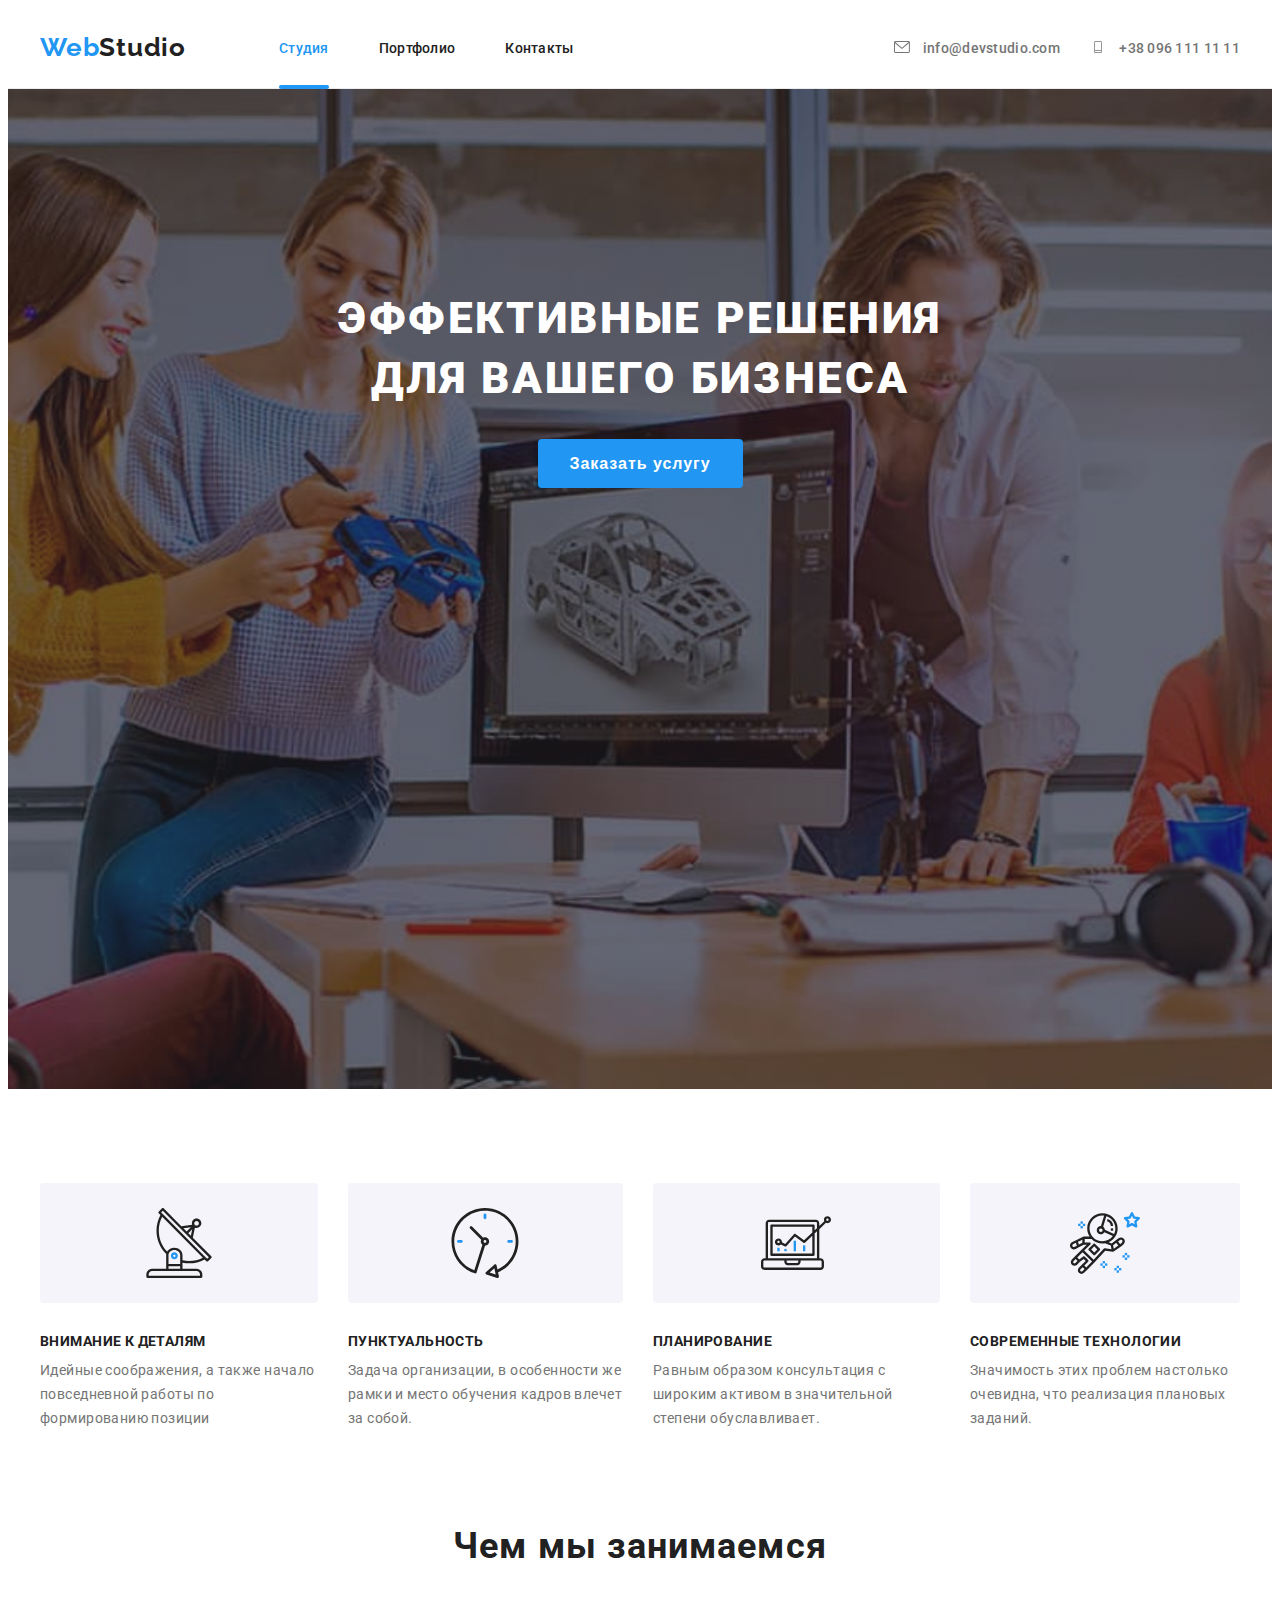
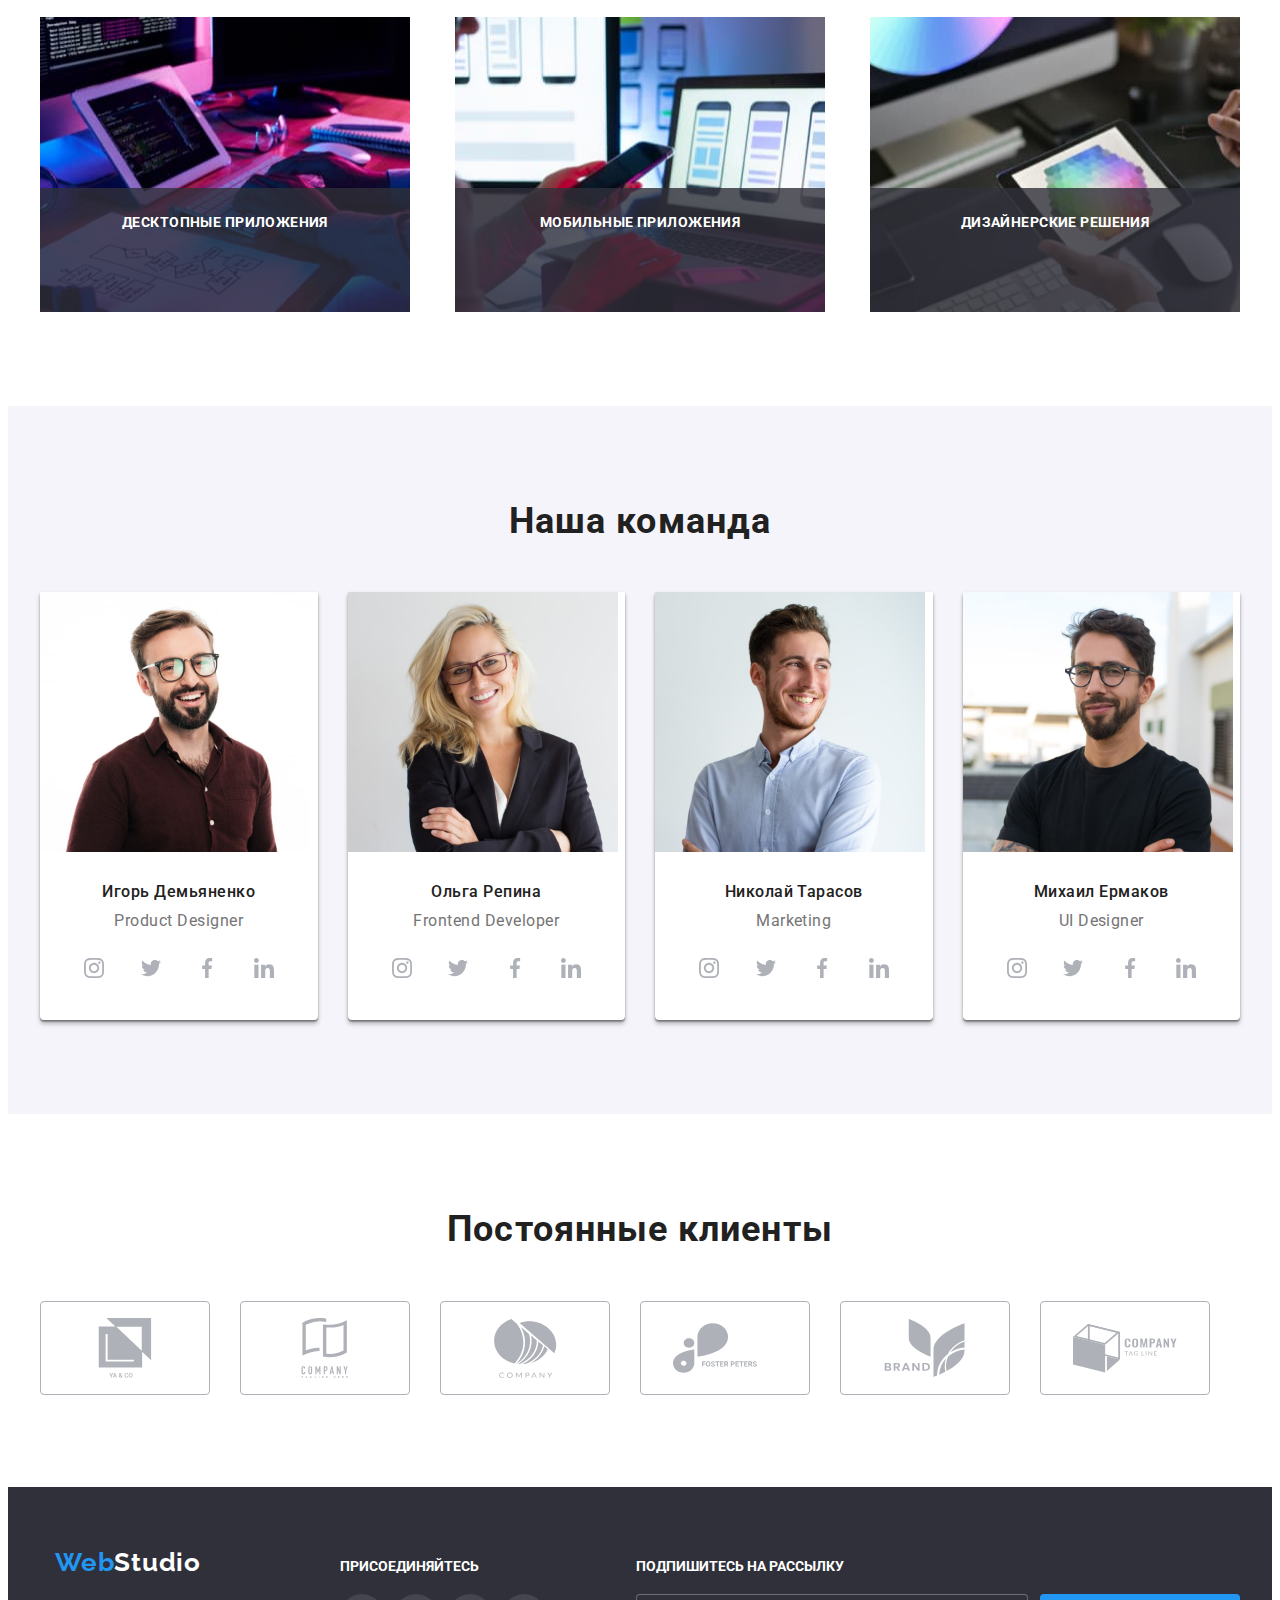
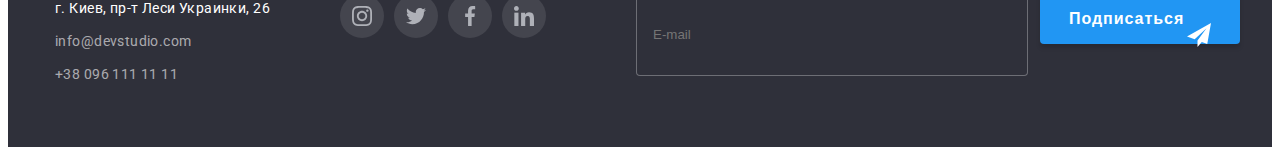
<file: index.html>
<!DOCTYPE html>
<html lang="ru">
  <head>
    <meta charset="UTF-8" />
    <meta http-equiv="X-UA-Compatible" content="IE=edge" />
    <meta name="viewport" content="width=device-width, initial-scale=1.0" />
    <title>WebStudio</title>
    <link rel="preconnect" href="https://fonts.gstatic.com" />
    <link
      href="https://fonts.googleapis.com/css2?family=Raleway:wght@700&family=Roboto:wght@400;500;700;900&display=swap"
      rel="stylesheet"
    />
    <link
      rel="stylesheet"
      href="https://cdnjs.cloudflare.com/ajax/libs/modern-normalize/1.1.0/modern-normalize.min.css"
      integrity="sha512-wpPYUAdjBVSE4KJnH1VR1HeZfpl1ub8YT/NKx4PuQ5NmX2tKuGu6U/JRp5y+Y8XG2tV+wKQpNHVUX03MfMFn9Q=="
      crossorigin="anonymous"
      referrerpolicy="no-referrer"
    />
    <link
    rel="stylesheet"
    href="https://cdnjs.cloudflare.com/ajax/libs/animate.css/4.1.1/animate.min.css"
  />
    <link rel="stylesheet" href="./css/main.min.css" />
  </head>

  <body> 
    <!--Шапка сторінки-->
    <header class="header">
      <div class="container header-container">
        <nav class="navigation">
          <a class="logo header__logo link animate__swing" href="./" lang="en"
            ><span class="accent-logo">Web</span>Studio</a
          >

          <!--Навігація на інші сторінки-->

          <ul class="menu list">
            <li class="menu__list">
              <a href="" class="menu__link current link">Студия</a>
            </li>
            <li class="menu__list">
              <a href="./portfolio.html" class="menu__link link" >Портфолио</a>
            </li>
            <li class="menu__list">
              <a class="menu__link link" href="">Контакты</a>
            </li>
          </ul>
        </nav>
        <ul class="contact list">
          <li class="contact__list">
            <a class="contact__link link" href="mailto:info@devstudio.com">
              <svg class="icon-email"><use href="./images/symbol-defs.svg#icon-envelope"></use></svg>
              info@devstudio.com</a
            >
          </li>
          <li class="contact__list">
            <a class="contact__link link" href="tel:+380961111111"
              > <svg class="icon-email"><use href="./images/symbol-defs.svg#icon-phone"></use></svg>
              +38 096 111 11 11</a
            >
          </li>
        </ul>
      </div>
    </header>

    <main>
      <!--Герой-->
      <section class="hero">
        <div class="container">
          <h1 class="hero__title">
            Эффективные решения <br />
            для вашего бизнеса
          </h1>
          <button type="button" data-modal-open class="hero__push">Заказать услугу</button>
        </div>
      </section>

      <!--Cильні сторони-->
      <section class="advantage-section">
        <div class="container">
          <h2 hidden>Переваги</h2>
          <ul class="advantage-list list">
            <li class="advantage__details">
              <h3 class="advantage__title">Внимание к деталям</h3>
              <p class="advantage__text">
                Идейные соображения, а также начало повседневной работы по
                формированию позиции
              </p>
            </li>
            <li class="advantage__details">
              <h3 class="advantage__title">Пунктуальность</h3>
              <p class="advantage__text">
                Задача организации, в особенности же рамки и место обучения
                кадров влечет за собой.
              </p>
            </li>
            <li class="advantage__details">
              <h3 class="advantage__title">Планирование</h3>
              <p class="advantage__text">
                Равным образом консультация с широким активом в значительной
                степени обуславливает.
              </p>
            </li>
            <li class="advantage__details">
              <h3 class="advantage__title">Современные технологии</h3>
              <p class="advantage__text">
                Значимость этих проблем настолько очевидна, что реализация
                плановых заданий.
              </p>
            </li>
          </ul>
        </div>
      </section>   

      <!--Компетенція працівників-->
      <section class="teamwork-section">
        <div class="container">
          <h2 class="teamwork-title">Чем мы занимаемся</h2>
          <ul class="teamwork list">
            <li class="teamwork__imagine">
              <img
                src="./images/photo-1.jpg"
                alt="Специалист занимается версткой страниц сайта"
                width="370"
                height="295"
              />
              <h3 class="teamwork-text__onimg">Десктопные приложения</h3>
            </li>
            <li class="teamwork__imagine">
              <img
                src="./images/photo-2.jpg"
                alt="Специалист создает план сайта"
                width="370"
                height="295"
              />
              <h3 class="teamwork-text__onimg">Мобильные приложения</h3>
            </li>
            <li class="teamwork__imagine">
              <img
                src="./images/photo-3.jpg"
                alt="Специалист создает дизайн сайта"
                width="370"
                height="295"
              />
              <h3 class="teamwork-text__onimg">Дизайнерские решения</h3>
            </li>
          </ul>
        </div>
      </section>

      <!--Співробітники-->
      <section class="team-group-section">
        <div class="container">
          <h2 class="team-title">Наша команда</h2>
          <ul class="staff list">
            <li class="staff-team__list">
              <img
                src="./images/photo-igor.jpg"
                alt="Фото Игоря Демьяненко"
                width="270"
                height="260"
              />
              <div class="team-border-content">
                <h3 class="team-staff">Игорь Демьяненко</h3>
                <p class="work-position" lang="en">Product Designer</p>
                <ul class="social-list list">
                  <li class="social-list__item">
                    <a href="" class="social-list__link">
                      <svg class="social-list__icon" width="20" height="20">
                        <use
                          href="./images/symbol-defs.svg#icon-instagram"
                        ></use>
                      </svg>
                    </a>
                  </li>
                  <li class="social-list__item">
                    <a href="" class="social-list__link">
                      <svg class="social-list__icon" width="20" height="20">
                        <use
                          href="./images/symbol-defs.svg#icon-twitter-1"
                        ></use></a>
                  </li>
                  <li class="social-list__item">
                    <a href="" class="social-list__link">
                      <svg class="social-list__icon" width="20" height="20">
                        <use
                          href="./images/symbol-defs.svg#icon-facebook"
                        ></use></a>
                  </li>
                  <li class="social-list__item">
                    <a href="" class="social-list__link">
                      <svg class="social-list__icon" width="20" height="20">
                        <use
                          href="./images/symbol-defs.svg#icon-linkedin"
                        ></use></a>
                  </li>
                </ul>
              </div>
            </li>
            <li class="staff-team__list">
              <img
                src="./images/photo-olga.jpg"
                alt="Фото Ольги Репиной"
                width="270"
                height="260"
              />
              <div class="team-border-content">
                <h3 class="team-staff">Ольга Репина</h3>
                <p class="work-position" lang="en">Frontend Developer</p>
                 <ul class="social-list list">
                  <li class="social-list__item">
                    <a href="" class="social-list__link">
                      <svg class="social-list__icon" width="20" height="20">
                        <use
                          href="./images/symbol-defs.svg#icon-instagram"
                        ></use>
                      </svg>
                    </a>
                  </li>
                  <li class="social-list__item">
                    <a href="" class="social-list__link">
                      <svg class="social-list__icon" width="20" height="20">
                        <use
                          href="./images/symbol-defs.svg#icon-twitter-1"
                        ></use></svg></a>
                  </li>
                  <li class="social-list__item">
                    <a href="" class="social-list__link">
                      <svg class="social-list__icon" width="20" height="20">
                        <use
                          href="./images/symbol-defs.svg#icon-facebook"
                        ></use></svg></a>
                  </li>
                  <li class="social-list__item">
                    <a href="" class="social-list__link">
                      <svg class="social-list__icon" width="20" height="20">
                        <use
                          href="./images/symbol-defs.svg#icon-linkedin"
                        ></use></svg></a>
                  </li>
                </ul>
              </div>
            </li>
            <li class="staff-team__list">
              <img
                src="./images/photo-nikolaj.jpg"
                alt="Фото Николая Тарасова"
                width="270"
                height="260"
              />
              <div class="team-border-content">
                <h3 class="team-staff">Николай Тарасов</h3>
                <p class="work-position" lang="en">Marketing</p>
                 <ul class="social-list list">
                  <li class="social-list__item">
                    <a href="" class="social-list__link">
                      <svg class="social-list__icon" width="20" height="20">
                        <use
                          href="./images/symbol-defs.svg#icon-instagram"
                        ></use>
                      </svg>
                    </a>
                  </li>
                  <li class="social-list__item">
                    <a href="" class="social-list__link">
                      <svg class="social-list__icon" width="20" height="20">
                        <use
                          href="./images/symbol-defs.svg#icon-twitter-1"
                        ></use>
                      </svg>
                    </a>
                  </li>
                  <li class="social-list__item">
                    <a href="" class="social-list__link">
                      <svg class="social-list__icon" width="20" height="20">
                        <use
                          href="./images/symbol-defs.svg#icon-facebook"
                        ></use></svg></a>
                  </li>
                  <li class="social-list__item">
                    <a href="" class="social-list__link">
                      <svg class="social-list__icon" width="20" height="20">
                        <use
                          href="./images/symbol-defs.svg#icon-linkedin"
                        ></use></svg></a>
                  </li>
                </ul>
              </div>
            </li>
            <li class="staff-team__list">
              <img
                src="./images/photo-makhail.jpg"
                alt="Фото Михаила Ермакова"
                width="270"
                height="260"
              />
              <div class="team-border-content">
                <h3 class="team-staff">Михаил Ермаков</h3>
                <p class="work-position" lang="en">UI Designer</p>
                 <ul class="social-list list">
                  <li class="social-list__item">
                    <a href="" class="social-list__link">
                      <svg class="social-list__icon" width="20" height="20">
                        <use
                          href="./images/symbol-defs.svg#icon-instagram"
                        ></use>
                      </svg>
                    </a>
                  </li>
                  <li class="social-list__item">
                    <a href="" class="social-list__link">
                      <svg class="social-list__icon" width="20" height="20">
                        <use
                          href="./images/symbol-defs.svg#icon-twitter-1"
                        ></use></svg></a>
                  </li>
                  <li class="social-list__item">
                    <a href="" class="social-list__link">
                      <svg class="social-list__icon" width="20" height="20">
                        <use
                          href="./images/symbol-defs.svg#icon-facebook"
                        ></use></svg></a>
                  </li>
                  <li class="social-list__item">
                    <a href="" class="social-list__link">
                      <svg class="social-list__icon" width="20" height="20">
                        <use
                          href="./images/symbol-defs.svg#icon-linkedin"
                        ></use></svg></a>
                  </li>
                </ul>
              </div>
            </li>
          </ul>
        </div>
      </section>

      <!-----------------  Постійні клієнти ------------->

<section class="section">
  <div class="container">
    <h2 class="regular-customers-title">Постоянные клиенты</h2>
    <ul class="regular-customer-list list">
      <li class="customer__list"><a href="" class="customer-list__icon"><svg class="customer__icon" width="41" height="47"><use href="./images/symbol-defs.svg#icon-group-1"></use></svg></a></li>
      <li class="customer__list"><a href="" class="customer-list__icon"><svg class="customer__icon" width="38" height="34"><use href="./images/symbol-defs.svg#icon-group-2"></use></svg></a></li>
      <li class="customer__list"><a href="" class="customer-list__icon"><svg class="customer__icon" width="43" height="41"><use href="./images/symbol-defs.svg#icon-group-3"></use></svg></a></li>
      <li class="customer__list"><a href="" class="customer-list__icon"><svg class="customer__icon" width="84" height="41"><use href="./images/symbol-defs.svg#icon-group-4"></use></svg></a></li>
      <li class="customer__list"><a href="" class="customer-list__icon"><svg class="customer__icon" width="63" height="45"><use href="./images/symbol-defs.svg#icon-group-5"></use></svg></a></li>
      <li class="customer__list"><a href="" class="customer-list__icon"><svg class="customer__icon" width="94" height="44"><use href="./images/symbol-defs.svg#icon-group-6"></use></svg></a></li>
    </ul>
  </div>
</section>

    </main>

    <footer class="footer">

      <div class="container footcontainer">
        <div class="footer-container">
        <a class="logo-footer link" href="./" lang="en"
          ><span class="accent-logo">Web</span
          ><span class="accent-logo-white">Studio</span></a
        >

        <!--Контактна інформація-->
        <address class="address">
          <ul class="contact__list list">
            <li class="info__list">
              <a
                class="info__address link"
                href="https://goo.gl/maps/8QaQbh6gGcEGeqba6"
                target="_blank"
                rel="noopener noreferrer"
                >г. Киев, пр-т Леси Украинки, 26</a
              >
            </li>
            <li class="info__list">
              <a class="info__footer link" href="mailto:info@devstudio.com"
                >info@devstudio.com</a
              >
            </li>
            <li class="info__list">
              <a class="info__footer link" href="tel:+380961111111"
                >+38 096 111 11 11</a
              >
            </li>
          </ul>
        </address>
      </div>
      <div class="footer-icon">
        <h2 class="icon-title">присоединяйтесь</h2>
        <ul class="social-list list">
          <li class="social-list__item footer__item">
           <a href="" class="social-list__link social-icon_dark-theme">
             <svg class="social-list__icon" width="20" height="20">
                        <use
                          href="./images/symbol-defs.svg#icon-instagram"
                        ></use></svg></a>
          </li>
          <li class="social-list__item footer__item">
            <a href="" class="social-list__link social-icon_dark-theme">
              <svg class="social-list__icon" width="20" height="20">
                        <use
                          href="./images/symbol-defs.svg#icon-twitter-1"
                        ></use></svg></a>
                      </li>
          <li class="social-list__item footer__item">
            <a href="" class="social-list__link social-icon_dark-theme">
              <svg class="social-list__icon" width="20" height="20">
                        <use
                          href="./images/symbol-defs.svg#icon-facebook"
                        ></use></svg></a></li>
          <li class=" social-list__item footer__item">
            <a href="" class="social-list__link social-icon_dark-theme">
              <svg class="social-list__icon" width="20" height="20">
                        <use
                          href="./images/symbol-defs.svg#icon-linkedin"
                        ></use></svg></a></li>
        </ul></div>
        <div class="footer-form-subscription">
            <h2 class="footer-form-title">подпишитесь на рассылку</h2>
            <form action="#" class="footer__form">      
              <label class="footer-form__labal">
                <input type="email" name="email" class="footer-form__input" placeholder="E-mail">
              </label>
              <div class="footer-form__wrapper">
                  <button type="submit" class="footer-form__btn">Подписаться
                <svg class="footer-btn__icon">
                  <use href="./images/symbol-defs.svg#icon-icon-send-modal" width="24" height="24">
                  </use></svg>
              </button>
              </div>
            
            </form>
        </div>
      </div>
     
    </footer>

    <!------- Скрипт модального вікна ----------->

    <div class="backdrop is-hidden" data-modal>
        <div class="modal">
          <button type="button" class="close__btn" data-modal-close>
            <svg class="modal__button-close" width="18" height="18">
              <use href="./images/symbol-defs.svg#icon-modal-button-close"></use>
            </svg></button>
            <form action="#" class="modal__form">
              <p class="modal-form-head">Оставьте свои данные, мы вам перезвоним</p>
              <label class="modal-form__field">
                Имя
                <span class="modal-form-input__wrapper">
                  <input type="text" class="modal-form__input" name="name" minlength="2" pattern="[a-zA-Zа-яА-Я]+" title="Ім'я повинно містити символи кирилиці або латиниці" required>
                <svg class="modal-form__icon" width="18" height="18">
                        <use
                          href="./images/symbol-defs.svg#icon-person-black-modal"
                        ></use></svg>
                </span>
              </label>
              <label class="modal-form__field">
                Телефон
                <span class="modal-form-input__wrapper">
                  <input type="tel" class="modal-form__input" name="phone" pattern="[0-9]{3}-[0-9]{3}-[0-9]{2}-[0-9]{2}" title="050-000-00-00" required>
                <svg class="modal-form__icon" width="18" height="18">
                        <use
                          href="./images/symbol-defs.svg#icon-phone-black-modal"
                        ></use></svg>
                </span>
              </label>
              <label class="modal-form__field">
                Почта
                <span class="modal-form-input__wrapper">
                  <input type="email" class="modal-form__input" name="email" required>
                <svg class="modal-form__icon" width="18" height="18">
                        <use
                          href="./images/symbol-defs.svg#icon-email-black-modal"
                        ></use></svg>
                </span>   
              </label>
              <label class="modal-form__field">
                Комментарий
                <textarea name="comment" class="modal-form__comment" placeholder="Введите текст"></textarea>
                <input type="checkbox" class="modal-form__checkbox visually-hidden" required id="accept-policy">
                <label for="accept-policy" class="modal-form-checkbox__label">
                <span class="modal-form-consent">
                          Соглашаюсь с рассылкой и принимаю&nbsp;<a href="#" class="modal-form-label">Условия договора</a>
                        </span>
                        </label>
                <button type="submit" class="modal-form__btn">Отправить</button>
              </label>
            </form>
        </div></div>
 <script src="./js/modal.js"></script> 
  </body>
</html>
</file>
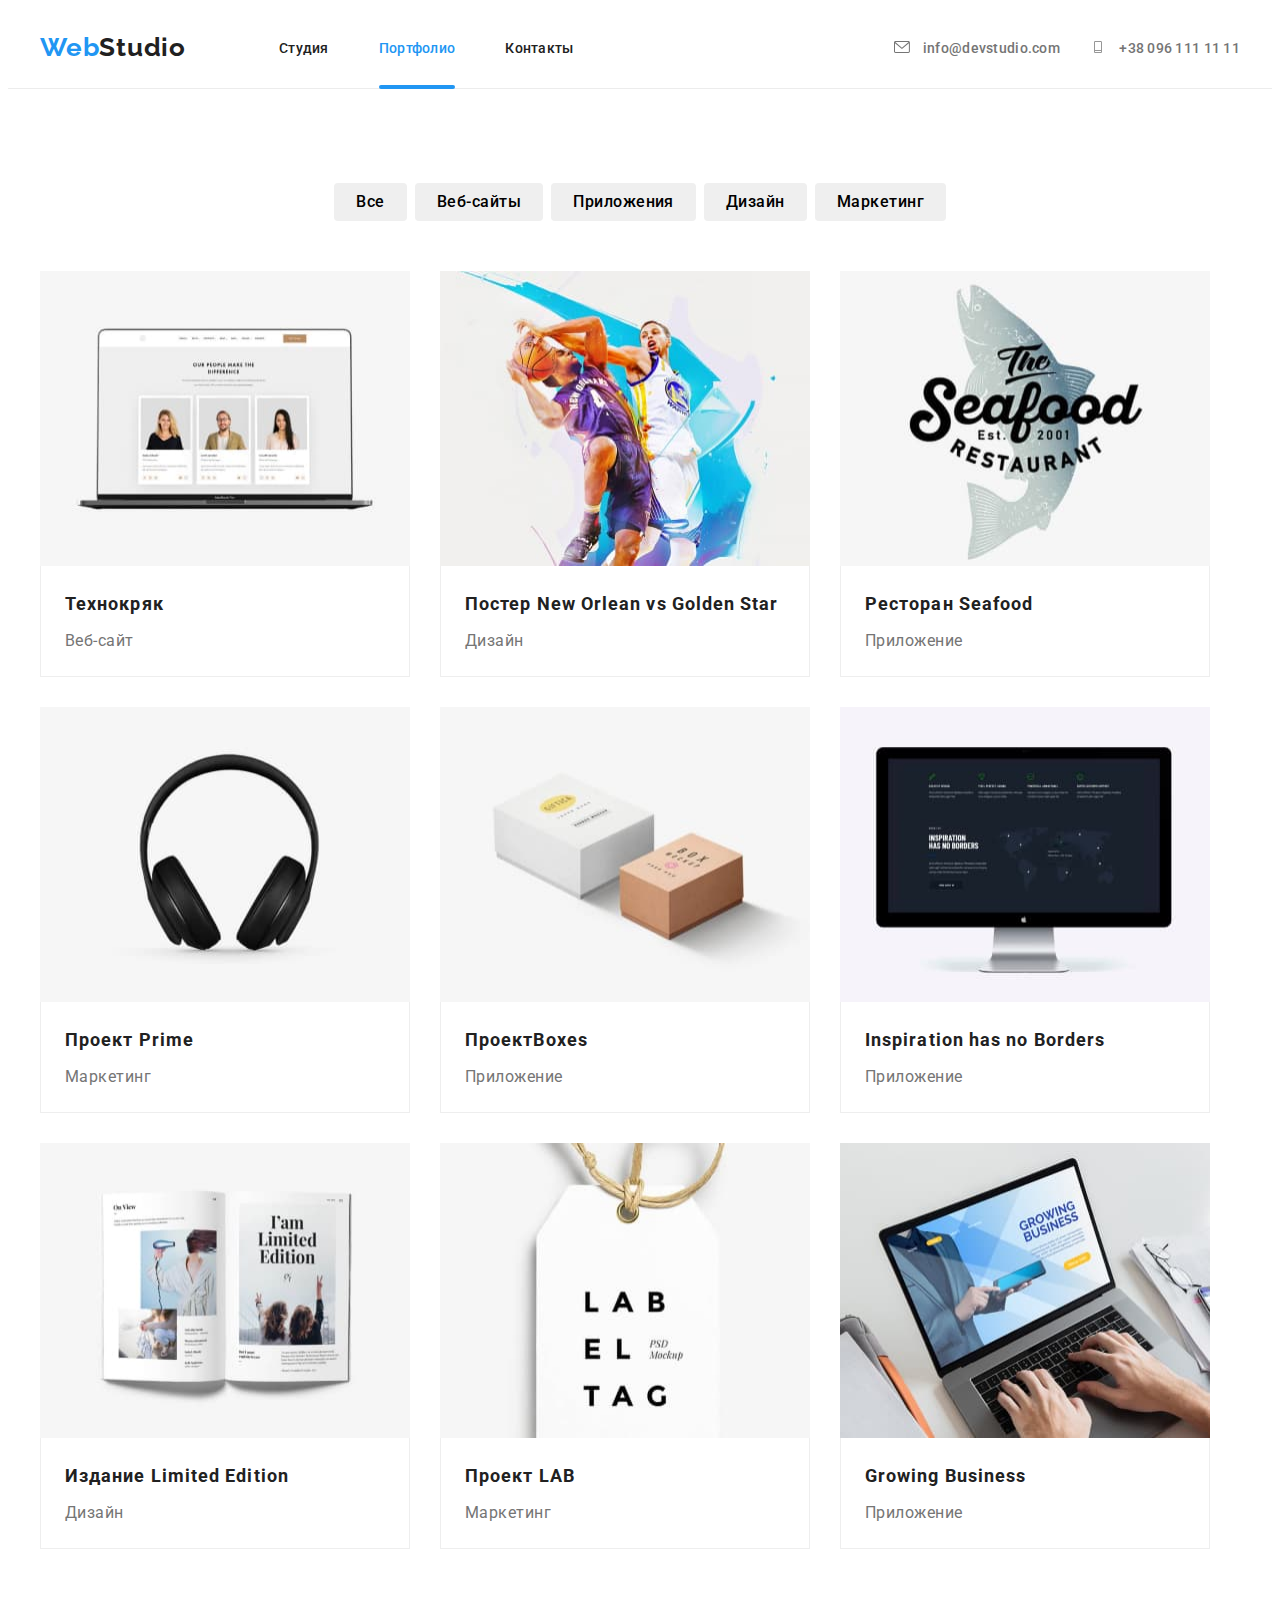
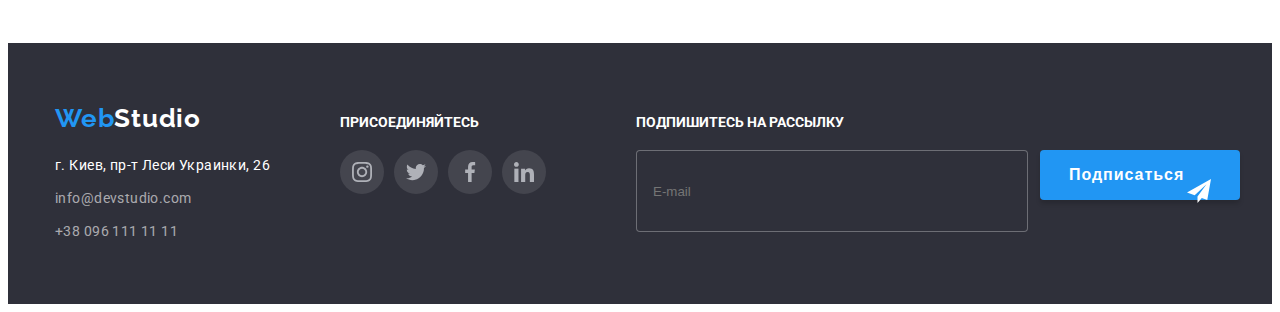
<file: portfolio.html>
<!DOCTYPE html>
<html lang="ru">
  <head>
    <meta charset="UTF-8" />
    <meta http-equiv="X-UA-Compatible" content="IE=edge" />
    <meta name="viewport" content="width=device-width, initial-scale=1.0" />
    <title>Portfolio</title>
    <link rel="preconnect" href="https://fonts.gstatic.com" />
    <link
      href="https://fonts.googleapis.com/css2?family=Raleway:wght@700&family=Roboto:ital,wght@0,500;0,700;0,900;1,400&display=swap"
      rel="stylesheet"
    />
    <link
      rel="stylesheet"
      href="https://cdnjs.cloudflare.com/ajax/libs/modern-normalize/1.1.0/modern-normalize.min.css"
      integrity="sha512-wpPYUAdjBVSE4KJnH1VR1HeZfpl1ub8YT/NKx4PuQ5NmX2tKuGu6U/JRp5y+Y8XG2tV+wKQpNHVUX03MfMFn9Q=="
      crossorigin="anonymous"
      referrerpolicy="no-referrer"
    />
    <link
      rel="stylesheet"
      href="https://cdnjs.cloudflare.com/ajax/libs/animate.css/4.1.1/animate.min.css"
    />
    <link rel="stylesheet" href="./css/main.min.css" />
  </head>

  <body>
    <!--Шапка сторінки-->
    <header class="header">
      <div class="container header-container">
        <nav class="navigation">
          <a class="logo header__logo link animate__swing" href="./" lang="en"
            ><span class="accent-logo">Web</span>Studio</a
          >

          <!--Навігація на інші сторінки-->

          <ul class="menu list">
            <li class="menu__list">
              <a href="./index.html" class="menu__link link">Студия</a>
            </li>
            <li class="menu__list">
              <a href="" class="menu__link current link">Портфолио</a>
            </li>
            <li class="menu__list">
              <a class="menu__link link" href="">Контакты</a>
            </li>
          </ul>
        </nav>
        <ul class="contact list">
          <li class="contact__list">
            <a class="contact__link link" href="mailto:info@devstudio.com">
              <svg class="icon-email">
                <use href="./images/symbol-defs.svg#icon-envelope"></use>
              </svg>
              info@devstudio.com</a
            >
          </li>
          <li class="contact__list">
            <a class="contact__link link" href="tel:+380961111111">
              <svg class="icon-email">
                <use href="./images/symbol-defs.svg#icon-phone"></use>
              </svg>
              +38 096 111 11 11</a
            >
          </li>
        </ul>
      </div>
    </header>

    <main>
      <section class="section">
        <div class="container">
          <ul class="menu-button list">
            <li class="menu-button__list">
              <button class="menu-button__btn" type="button">Все</button>
            </li>
            <li class="menu-button__list">
              <button class="menu-button__btn" type="button">Веб-сайты</button>
            </li>
            <li class="menu-button__list">
              <button class="menu-button__btn" type="button">Приложения</button>
            </li>
            <li class="menu-button__list">
              <button class="menu-button__btn" type="button">Дизайн</button>
            </li>
            <li class="menu-button__list">
              <button class="menu-button__btn" type="button">Маркетинг</button>
            </li>
          </ul>
        </div>
        <div class="container">
          <ul class="menu-cards list">
            <li class="catalogue">
              <a
                class="catalogue-portfolio__link link"
                href=""
                target="_blank"
                rel="noopener noreferrer"
                ><div class="catalogue-portfolio__wrapper">
                  <img
                    src="./images/photo-01.jpg"
                    alt="Фото экрана ноутбука"
                    width="370"
                    height="295"
                  />
                  <p class="overlay">
                    Технокряк это современная площадка распространения
                    коронавируса. Компании используют эту платформу для
                    цифрового шпионажа и атак на защищённые сервера конкурентов.
                  </p>
                </div>
                <div class="card-border-content">
                  <h2 class="section-title">Технокряк</h2>
                  <p class="menu-cards-button">Веб-сайт</p>
                </div></a
              >
            </li>
            <li class="catalogue">
              <a
                class="catalogue-portfolio__link link"
                href=""
                target="_blank"
                rel="noopener noreferrer"
                ><div class="catalogue-portfolio__wrapper">
                  <img
                    src="./images/photo-02.jpg"
                    alt="Фото игры баскетбола"
                    width="370"
                    height="295"
                  />
                  <p class="overlay">
                    Технокряк это современная площадка распространения
                    коронавируса. Компании используют эту платформу для
                    цифрового шпионажа и атак на защищённые сервера конкурентов.
                  </p>
                </div>

                <div class="card-border-content">
                  <h2 class="section-title">
                    Постер <span lang="en">New Orlean vs Golden Star</span>
                  </h2>
                  <p class="menu-cards-button">Дизайн</p>
                </div></a
              >
            </li>
            <li class="catalogue">
              <a
                class="catalogue-portfolio__link link"
                href=""
                target="_blank"
                rel="noopener noreferrer"
                ><div class="catalogue-portfolio__wrapper">
                  <img
                    src="./images/photo-03.jpg"
                    alt="Фото эмблема ресторана"
                    width="370"
                    height="295"
                  />
                  <p class="overlay">
                    Технокряк это современная площадка распространения
                    коронавируса. Компании используют эту платформу для
                    цифрового шпионажа и атак на защищённые сервера конкурентов.
                  </p>
                </div>

                <div class="card-border-content">
                  <h2 class="section-title">
                    Ресторан <span lang="en">Seafood</span>
                  </h2>
                  <p class="menu-cards-button">Приложение</p>
                </div></a
              >
            </li>
            <li class="catalogue">
              <a
                class="catalogue-portfolio__link link"
                href=""
                target="_blank"
                rel="noopener noreferrer"
                ><div class="catalogue-portfolio__wrapper">
                  <img
                    src="./images/photo-04.jpg"
                    alt="Фото беспроводных наушников"
                    width="370"
                    height="295"
                  />
                  <p class="overlay">
                    Технокряк это современная площадка распространения
                    коронавируса. Компании используют эту платформу для
                    цифрового шпионажа и атак на защищённые сервера конкурентов.
                  </p>
                </div>

                <div class="card-border-content">
                  <h2 class="section-title">
                    Проект <span lang="en">Prime</span>
                  </h2>
                  <p class="menu-cards-button">Маркетинг</p>
                </div></a
              >
            </li>
            <li class="catalogue">
              <a
                class="catalogue-portfolio__link link"
                href=""
                target="_blank"
                rel="noopener noreferrer"
                ><div class="catalogue-portfolio__wrapper">
                  <img
                    src="./images/photo-05.jpg"
                    alt="Фото двух коробок"
                    width="370"
                    height="295"
                  />
                  <p class="overlay">
                    Технокряк это современная площадка распространения
                    коронавируса. Компании используют эту платформу для
                    цифрового шпионажа и атак на защищённые сервера конкурентов.
                  </p>
                </div>

                <div class="card-border-content">
                  <h2 class="section-title">
                    Проект<span lang="en">Boxes</span>
                  </h2>
                  <p class="menu-cards-button">Приложение</p>
                </div></a
              >
            </li>
            <li class="catalogue">
              <a
                class="catalogue-portfolio__link link"
                href=""
                target="_blank"
                rel="noopener noreferrer"
                ><div class="catalogue-portfolio__wrapper">
                  <img
                    src="./images/photo-06.jpg"
                    alt="Фото экрана компьютера"
                    width="370"
                    height="295"
                  />
                  <p class="overlay">
                    Технокряк это современная площадка распространения
                    коронавируса. Компании используют эту платформу для
                    цифрового шпионажа и атак на защищённые сервера конкурентов.
                  </p>
                </div>

                <div class="card-border-content">
                  <h2 class="section-title" lang="en">
                    Inspiration has no Borders
                  </h2>
                  <p class="menu-cards-button">Приложение</p>
                </div></a
              >
            </li>
            <li class="catalogue">
              <a
                class="catalogue-portfolio__link link"
                href=""
                target="_blank"
                rel="noopener noreferrer"
                ><div class="catalogue-portfolio__wrapper">
                  <img
                    src="./images/photo-07.jpg"
                    alt="Фото журнала"
                    width="370"
                    height="295"
                  />
                  <p class="overlay">
                    Технокряк это современная площадка распространения
                    коронавируса. Компании используют эту платформу для
                    цифрового шпионажа и атак на защищённые сервера конкурентов.
                  </p>
                </div>

                <div class="card-border-content">
                  <h2 class="section-title">
                    Издание <span lang="en">Limited Edition</span>
                  </h2>
                  <p class="menu-cards-button">Дизайн</p>
                </div></a
              >
            </li>
            <li class="catalogue">
              <a
                class="catalogue-portfolio__link link"
                href=""
                target="_blank"
                rel="noopener noreferrer"
                ><div class="catalogue-portfolio__wrapper">
                  <img
                    src="./images/photo-08.jpg"
                    alt="Фото этикетки одежды"
                    width="370"
                    height="295"
                  />
                  <p class="overlay">
                    Технокряк это современная площадка распространения
                    коронавируса. Компании используют эту платформу для
                    цифрового шпионажа и атак на защищённые сервера конкурентов.
                  </p>
                </div>

                <div class="card-border-content">
                  <h2 class="section-title">
                    Проект <span lang="en">LAB</span>
                  </h2>
                  <p class="menu-cards-button">Маркетинг</p>
                </div></a
              >
            </li>
            <li class="catalogue">
              <a
                class="catalogue-portfolio__link link"
                href=""
                target="_blank"
                rel="noopener noreferrer"
                ><div class="catalogue-portfolio__wrapper">
                  <img
                    src="./images/photo-09.jpg"
                    alt="Человек работает за компьютером"
                    width="370"
                    height="295"
                  />
                  <p class="overlay">
                    Технокряк это современная площадка распространения
                    коронавируса. Компании используют эту платформу для
                    цифрового шпионажа и атак на защищённые сервера конкурентов.
                  </p>
                </div>

                <div class="card-border-content">
                  <h2 class="section-title" lang="en">Growing Business</h2>
                  <p class="menu-cards-button">Приложение</p>
                </div></a
              >
            </li>
          </ul>
        </div>
      </section>
    </main>

    <footer class="footer">
      <div class="container footcontainer">
        <div class="footer-container">
          <a class="logo-footer link" href="./" lang="en"
            ><span class="accent-logo">Web</span
            ><span class="accent-logo-white">Studio</span></a
          >

          <!--Контактна інформація-->
          <address class="address">
            <ul class="contact__list list">
              <li class="info__list">
                <a
                  class="info__address link"
                  href="https://goo.gl/maps/8QaQbh6gGcEGeqba6"
                  target="_blank"
                  rel="noopener noreferrer"
                  >г. Киев, пр-т Леси Украинки, 26</a
                >
              </li>
              <li class="info__list">
                <a class="info__footer link" href="mailto:info@devstudio.com"
                  >info@devstudio.com</a
                >
              </li>
              <li class="info__list">
                <a class="info__footer link" href="tel:+380961111111"
                  >+38 096 111 11 11</a
                >
              </li>
            </ul>
          </address>
        </div>
        <div class="footer-icon">
          <h2 class="icon-title">присоединяйтесь</h2>
          <ul class="social-list list">
            <li class="social-list__item footer__item">
              <a href="" class="social-list__link social-icon_dark-theme"
                ><svg class="social-list__icon" width="20" height="20">
                  <use
                    href="./images/symbol-defs.svg#icon-instagram"
                  ></use></svg
              ></a>
            </li>
            <li class="social-list__item footer__item">
              <a href="" class="social-list__link social-icon_dark-theme"
                ><svg class="social-list__icon" width="20" height="20">
                  <use
                    href="./images/symbol-defs.svg#icon-twitter-1"
                  ></use></svg
              ></a>
            </li>
            <li class="social-list__item footer__item">
              <a href="" class="social-list__link social-icon_dark-theme"
                ><svg class="social-list__icon" width="20" height="20">
                  <use href="./images/symbol-defs.svg#icon-facebook"></use></svg
              ></a>
            </li>
            <li class="social-list__item footer__item">
              <a href="" class="social-list__link social-icon_dark-theme"
                ><svg class="social-list__icon" width="20" height="20">
                  <use href="./images/symbol-defs.svg#icon-linkedin"></use></svg
              ></a>
            </li>
          </ul>
        </div>
        <div class="footer-form-subscription">
          <h2 class="footer-form-title">подпишитесь на рассылку</h2>
          <form action="#" class="footer__form">
            <label class="footer-form__labal">
              <input
                type="email"
                name="email"
                class="footer-form__input"
                placeholder="E-mail"
              />
            </label>
            <div class="footer-form__wrapper">
              <button type="submit" class="footer-form__btn">
                Подписаться
                <svg class="footer-btn__icon">
                  <use
                    href="./images/symbol-defs.svg#icon-icon-send-modal"
                    width="24"
                    height="24"
                  ></use>
                </svg>
              </button>
            </div>
          </form>
        </div>
      </div>
    </footer>

    <!------- Скрипт модального вікна ----------->

    <div class="backdrop is-hidden" data-modal>
      <div class="modal">
        <button type="button" class="close__btn" data-modal-close>
          <svg class="modal__button-close" width="18" height="18">
            <use href="./images/symbol-defs.svg#icon-modal-button-close"></use>
          </svg>
        </button>
        <form action="#" class="modal__form">
          <p class="modal__form-head">
            Оставьте свои данные, мы вам перезвоним
          </p>
          <label class="modal-form__field">
            Имя
            <span class="modal-form-input__wrapper">
              <input
                type="text"
                class="modal-form__input"
                name="name"
                minlength="2"
                pattern="[a-zA-Zа-яА-Я]+"
                title="Ім'я повинно містити символи кирилиці або латиниці"
                required
              />
              <svg class="modal-form__icon" width="18" height="18">
                <use
                  href="./images/symbol-defs.svg#icon-person-black-modal"
                ></use>
              </svg>
            </span>
          </label>
          <label class="modal-form__field">
            Телефон
            <span class="modal-form-input__wrapper">
              <input
                type="tel"
                class="modal-form__input"
                name="phone"
                pattern="[0-9]{3}-[0-9]{3}-[0-9]{2}-[0-9]{2}"
                title="050-000-00-00"
                required
              />
              <svg class="modal-form__icon" width="18" height="18">
                <use
                  href="./images/symbol-defs.svg#icon-phone-black-modal"
                ></use>
              </svg>
            </span>
          </label>
          <label class="modal-form__field">
            Почта
            <span class="modal-form-input__wrapper">
              <input
                type="email"
                class="modal-form__input"
                name="email"
                required
              />
              <svg class="modal-form__icon" width="18" height="18">
                <use
                  href="./images/symbol-defs.svg#icon-email-black-modal"
                ></use>
              </svg>
            </span>
          </label>
          <label class="modal-form__field">
            Комментарий
            <textarea
              name="comment"
              class="modal-form__comment"
              placeholder="Введите текст"
            ></textarea>
            <input
              type="checkbox"
              class="modal-form__checkbox visually-hidden"
              required
              id="accept-policy"
            />
            <label for="accept-policy" class="modal-form-checkbox__label">
              <span class="modal-form-consent">
                Соглашаюсь с рассылкой и принимаю&nbsp;<a
                  href="#"
                  class="modal-form__label"
                  >Условия договора</a
                >
              </span>
            </label>
            <button type="submit" class="modal-form__btn">Отправить</button>
          </label>
        </form>
      </div>
    </div>
    <script src="./js/modal.js"></script>
  </body>
</html>
</file>
<file: css/main.min.css>
:root {
  --secondary-font: "Raleway", sans-serif;
  --accent-color: #2196f3;
  --primary-text-color: #212121;
  --primary-background-color: #f5f4fa;
  --secondary-background-color: #2f303a;
  --section-padding-gap: 94px;
  --box-shadow: 0px 4px 4px rgba(0, 0, 0, 0.25), 0px 1px 3px rgba(0, 0, 0, 0.12),
    0px 1px 1px rgba(0, 0, 0, 0.14), 0px 2px 1px rgba(0, 0, 0, 0.2);
  --box-shadow-port: 0px 1px 1px rgba(0, 0, 0, 0.12),
    0px 4px 4px rgba(0, 0, 0, 0.06), 1px 4px 6px rgba(0, 0, 0, 0.16);
  --box-shadow-modal: 0px 1px 3px rgba(0, 0, 0, 0.12),
    0px 1px 1px rgba(0, 0, 0, 0.14), 0px 2px 1px rgba(0, 0, 0, 0.2);
}
.visually-hidden {
  position: absolute !important;
  clip: rect(1px 1px 1px 1px);
  clip: rect(1px, 1px, 1px, 1px);
  padding: 0 !important;
  border: 0 !important;
  height: 1px !important;
  width: 1px !important;
  overflow: hidden;
}
h1,
h2,
h3,
h4,
h5,
h6,
p,
ul {
  margin-top: 0;
  margin-bottom: 0;
  padding-left: 0;
}
img {
  display: block;
}
.list {
  list-style: none;
  margin: 0;
}
.link {
  text-decoration: none;
  color: inherit;
}
body {
  font-family: "Roboto", sans-serif;
  color: var(--primary-text-color);
}
.container {
  width: 1200px;
  margin: 0 auto;
  padding-left: 15px;
  padding-right: 15px;
}
.backdrop {
  position: fixed;
  top: 0;
  left: 0;
  width: 100%;
  height: 100%;
  background-color: rgba(0, 0, 0, 0.2);
  opacity: 1;
  visibility: visible;
  pointer-events: auto;
  transition: opacity 250ms linear, visibility 250ms linear;
}
.backdrop.is-hidden {
  opacity: 0;
  visibility: hidden;
  pointer-events: none;
}
.teamwork-title,
.team-title {
  font-weight: 700;
  font-size: 36px;
  line-height: 1.17;
  text-align: center;
  vertical-align: top;
  letter-spacing: 0.03em;
  margin-bottom: 50px;
}
.regular-customers-title {
  font-size: 36px;
  line-height: 1.17;
  text-align: center;
  color: var(--primary-text-color);
  letter-spacing: 0.03em;
  margin-bottom: 50px;
}
.social-list {
  display: flex;
  justify-content: space-between;
}
.social-list__icon {
  fill: currentColor;
}
.social-list__link {
  display: flex;
  align-items: center;
  justify-content: center;
  width: 44px;
  height: 44px;
  border-radius: 50%;
  fill: #ffffff;
  color: #afb1b8;
  transition-duration: 250ms;
  transition-timing-function: cubic-bezier(0.4, 0, 0.2, 1);
}
.social-list__link:hover,
.social-list__link:focus {
  background: var(--accent-color);
  color: #ffffff;
}
.icon-title,
.footer-form-title {
  margin: auto;
  margin-bottom: 20px;
  text-transform: uppercase;
  font-size: 14px;
  color: #ffffff;
}
.footer__item {
  margin-right: 10px;
}
.social-icon_dark-theme {
  background-color: rgba(255, 255, 255, 0.1);
}

.social-icon_dark-theme:hover,
.social-icon_dark-theme:focus {
  fill: #ffffff;
  background: var(--accent-color);
}
.footer-list__icon {
  fill: currentColor;
}
.modal {
  position: absolute;
  left: 50%;
  top: 50%;
  transform: translate(-50%, -50%);
  width: 528px;
  height: 581px;
  background: #ffffff;
  box-shadow: var(--box-shadow-modal);
  border-radius: 4px;
  padding: 40px;
}
.close__btn {
  position: absolute;
  top: 8px;
  right: 8px;
  width: 30px;
  height: 30px;
  border-radius: 50%;
  display: flex;
  align-items: center;
  justify-content: center;
  border: 1px solid rgba(0, 0, 0, 0.1);
  background-color: transparent;
  cursor: pointer;
  padding: 0;
}
.close__btn:hover {
  fill: var(--accent-color);
  transition-timing-function: cubic-bezier(0.4, 0, 0.2, 1);
}
.modal__form {
  display: flex;
  flex-direction: column;
}
.modal-form-head {
  font-weight: 700;
  font-size: 20px;
  line-height: 1.15;
  text-align: center;
  letter-spacing: 0.03em;
  margin-bottom: 12px;
}
.modal-form__field {
  font-size: 12px;
  width: 100%;
  line-height: 1.17;
  letter-spacing: 0.01em;
  color: #757575;
  margin-bottom: 10px;
}
.modal-form-input__wrapper {
  position: relative;
  display: block;
  margin-top: 4px;
}
.modal-form__input {
  width: 100%;
  height: 40px;
  border: 1px solid rgba(33, 33, 33, 0.2);
  border-radius: 4px;
  padding-left: 42px;
  cursor: pointer;
  transition: border-color 250ms;
}
.modal-form__input:focus {
  outline: none;
  border-color: var(--accent-color);
  transition-timing-function: cubic-bezier(0.4, 0, 0.2, 1);
}
.modal-form__icon {
  position: absolute;
  top: 50%;
  left: 12px;
  transform: translateY(-50%);
  display: block;
  transition: fill 250ms;
}
.modal-form__input:focus + .modal-form__icon {
  fill: var(--accent-color);
  transition-timing-function: cubic-bezier(0.4, 0, 0.2, 1);
}
.modal-form__comment {
  width: 100%;
  height: 120px;
  margin-top: 4px;
  border: 1px solid rgba(33, 33, 33, 0.2);
  border-radius: 4px;
  padding: 12px 16px;
  resize: none;
  transition: border-color 250ms;
}
.modal-form__comment:focus {
  outline: none;
  border-color: var(--accent-color);
  transition-timing-function: cubic-bezier(0.4, 0, 0.2, 1);
}
.modal-form__comment:focus::placeholder {
  font-size: 14px;
  line-height: 1.14;
  letter-spacing: 0.01em;
  color: rgba(117, 117, 117, 0.5);
}
.modal-form-checkbox__label {
  display: flex;
  align-items: center;
  justify-content: center;
  margin-bottom: 30px;
  margin-top: 20px;
}
.modal-form-checkbox__label::before {
  display: block;
  content: "";
  width: 16px;
  height: 15px;
  background-image: url(../images/vector-modal.svg);
  background-repeat: no-repeat;
  cursor: pointer;
}
.modal-form__checkbox:focus + .modal-form-checkbox__label::before {
  outline: 4px var(--accent-color);
}
.modal-form__checkbox:checked + .modal-form-checkbox__label::before {
  background-image: url(../images/icon-check-modal.svg);
  border-color: var(--accent-color);
  background-color: var(--accent-color);
  background-size: center;
  background-position: center;
}
.modal-form-consent {
  font-size: 14px;
  line-height: 1.71;
  letter-spacing: 0.03em;
  color: #757575;
  margin-left: 7px;
}
.modal-form-label {
  color: var(--accent-color);
}
.modal-form__btn {
  display: block;
  font-weight: 700;
  font-size: 16px;
  line-height: 1.87;
  width: 200px;
  letter-spacing: 0.06em;
  color: #ffffff;
  background-color: #188ce8;
  box-shadow: 0px 4px 4px rgba(0, 0, 0, 0.15);
  border: 1px solid rgba(0, 0, 0, 0.1);
  border-radius: 4px;
  cursor: pointer;
  padding: 10px 55px;
  margin: 0 auto;
}
.header {
  background-color: #ffffff;
  border-bottom: 1px solid #ececec;
  padding-top: 24px;
  padding-bottom: 25px;
}
.header-container {
  display: flex;
  padding-left: 15px;
}
.navigation {
  display: flex;
}
.icon-email {
  display: inline-block;
  width: 16px;
  height: 12px;
  margin-right: 10px;
  fill: currentColor;
}
.accent-logo {
  font-family: var(--secondary-font);
  font-weight: 700;
  font-size: 26px;
  line-height: 1.19;
  letter-spacing: 0.03em;
  color: var(--accent-color);
}
.logo {
  animation-duration: 250ms;
  animation-iteration-count: 2;
}

.header__logo {
  font-family: var(--secondary-font);
  font-weight: 700;
  font-size: 26px;
  margin-right: 93px;
  line-height: 1.19;
  letter-spacing: 0.03em;
  color: var(--text-color);
}

.menu {
  display: flex;
  align-items: center;
  margin-left: auto;
}
.menu > .menu__list:not(:last-child) {
  margin-right: 50px;
}
.contact {
  display: flex;
  align-items: center;
  margin-left: auto;
}
.contact > .contact__list:not(:last-child) {
  margin-right: 30px;
}
.menu__link {
  font-weight: 500;
  font-size: 14px;
  line-height: 1.14;
  letter-spacing: 0.02em;
  color: var(--primary-text-color);
  transition-duration: 250ms;
  transition-timing-function: cubic-bezier(0.4, 0, 0.2, 1);
}
.menu__link:hover,
.menu__link:focus {
  color: var(--accent-color);
}
.menu__link.current {
  position: relative;
  color: var(--accent-color);
}
.menu__list .current::after {
  position: absolute;
  bottom: -33px;
  content: "";
  display: block;
  width: 100%;
  height: 4px;
  border-radius: 2px;
  background-color: var(--accent-color);
}
.contact__link {
  font-weight: 500;
  font-size: 14px;
  line-height: 1.14;
  letter-spacing: 0.02em;
  color: #757575;
  transition-duration: 250ms;
  transition-timing-function: cubic-bezier(0.4, 0, 0.2, 1);
}
.contact__link:hover,
.contact__link:focus {
  color: var(--accent-color);
}
.hero__title {
  font-weight: 900;
  font-size: 44px;
  line-height: 1.36;
  align-items: center;
  text-align: center;
  letter-spacing: 0.06em;
  text-transform: uppercase;
  color: #ffffff;
  margin-bottom: 30px;
}
.hero {
  text-align: center;
  background-color: var(--secondary-background-color);
  padding-top: 200px;
  padding-bottom: 200px;
  margin: 0 auto;
  max-width: 1600px;
  height: 600px;
  background-image: linear-gradient(
      rgba(47, 48, 58, 0.4),
      rgba(47, 48, 58, 0.4)
    ),
    url(../images/bg-img-hero.jpg);
  background-position: center;
  background-repeat: no-repeat;
  background-size: cover;
}
.hero__push {
  min-width: 200px;
  font-weight: 700;
  font-size: 16px;
  line-height: 1.86;
  align-items: center;
  letter-spacing: 0.06em;
  cursor: pointer;
  color: #ffffff;
  background: var(--accent-color);
  border-radius: 4px;
  border: none;
  padding: 10px 32px;
}
.hero__push:hover,
.hero__push:focus {
  background: var(--accent-color);
  color: #ffffff;
}
.advantage-section {
  padding-top: var(--section-padding-gap);
  padding-bottom: var(--section-padding-gap);
}
.advantage-list {
  display: flex;
  justify-content: space-between;
}
.advantage__details::before {
  display: block;
  content: "";
  height: 120px;
  border-radius: 4px;
  margin-bottom: 30px;
  background-size: 70px;
  background-repeat: no-repeat;
  background-position: center;
  background-color: var(--primary-background-color);
}
.advantage__details:not(:last-child) {
  margin-right: 30px;
}
.advantage__details:nth-child(1)::before {
  background-image: url(../images/antenna.svg);
}
.advantage__details:nth-child(2)::before {
  background-image: url(../images/clock.svg);
}
.advantage__details:nth-child(3)::before {
  background-image: url(../images/diagram.svg);
}
.advantage__details:nth-child(4)::before {
  background-image: url(../images/astronaut.svg);
}
.advantage__title {
  font-weight: 700;
  font-size: 14px;
  line-height: 1.17;
  box-align: left;
  vertical-align: top;
  letter-spacing: 0.03em;
  text-transform: uppercase;
  margin-bottom: 10px;
}
.advantage__text {
  min-width: 270px;
  font-weight: 400;
  font-size: 14px;
  line-height: 1.71;
  vertical-align: top;
  letter-spacing: 0.03em;
  color: #757575;
}
.teamwork-section {
  padding-bottom: var(--section-padding-gap);
}
.teamwork {
  display: flex;
  justify-content: space-between;
}
.teamwork__imagine {
  position: relative;
}
.teamwork-text__onimg {
  position: absolute;
  bottom: 0;
  font-weight: bold;
  font-size: 14px;
  line-height: 1.14;
  text-align: center;
  letter-spacing: 0.03em;
  text-transform: uppercase;
  color: #ffffff;
  width: 100%;
  height: 70px;
  background: rgba(47, 48, 58, 0.8);
  padding-top: 27px;
  padding-bottom: 27px;
}
.team-staff {
  font-weight: 500;
  font-size: 16px;
  line-height: 1.19;
  text-align: center;
  vertical-align: top;
  letter-spacing: 0.03em;
  margin-bottom: 10px;
}
.staff {
  display: flex;
  flex-wrap: wrap;
  margin-left: -30px;
  margin-top: -30px;
}
.staff-team__list {
  flex-basis: calc((100% - 120px) / 4);
  margin-left: 30px;
  margin-top: 30px;
}
.team-border-content {
  padding-top: 30px;
  padding-bottom: 30px;
  padding-left: 32px;
  padding-right: 32px;
}
.work-position {
  font-size: 16px;
  line-height: 1.19;
  text-align: center;
  vertical-align: top;
  letter-spacing: 0.03em;
  color: #757575;
  margin-bottom: 16px;
}
.team-group-section {
  background-color: var(--primary-background-color);
  padding-top: var(--section-padding-gap);
  padding-bottom: var(--section-padding-gap);
}
.staff-team__list {
  flex-basis: calc(100% / 4 - 30px);
  margin-top: 30px;
  margin-left: 30px;
  background: #ffffff;
  box-shadow: var(--box-shadow);
  border-radius: 0px 0px 4px 4px;
}
.regular-customer-list {
  display: flex;
  align-items: center;
}
.customer__list {
  display: list-item;
  align-items: center;
  width: 170px;
  height: 92px;
}
.customer__list:not(:last-child) {
  margin-right: 30px;
}
.customer-list__icon {
  display: flex;
  align-items: center;
  justify-content: center;
  padding: 16px 32px 16px 32px;
  border: 1px solid #afb1b8;
  border-radius: 4px;
  color: #afb1b8;
  transition-duration: 250ms;
  transition-timing-function: cubic-bezier(0.4, 0, 0.2, 1);
}
.customer-list__icon:hover,
.customer-list__icon:focus {
  border: 1px solid var(--accent-color);
  color: var(--accent-color);
}
.customer__icon {
  align-items: center;
  width: 106px;
  height: 60px;
  fill: currentColor;
}
.footer {
  text-align: left;
  background-color: var(--secondary-background-color);
  font-family: inherit;
  padding-top: 60px;
  padding-bottom: 60px;
}
.footer-container {
  display: inline-block;
  padding-left: 15px;
  padding-right: 0;
}
.footcontainer {
  display: flex;
  justify-content: flex-start;
  align-items: baseline;
}
.address {
  margin-top: 20px;
}
.accent-logo-white {
  font-weight: 700;
  font-size: 26px;
  line-height: 1.19;
  letter-spacing: 0.03em;
  font-family: var(--secondary-font);
  color: #ffffff;
}
.info__list:not(:last-child) {
  margin-bottom: 9px;
}
.contact__list a {
  font-family: "Roboto", sans-serif;
  font-style: normal;
  margin-top: 20px;
}
.info__address {
  font-size: 14px;
  line-height: 1.71;
  text-align: left;
  vertical-align: top;
  letter-spacing: 0.03em;
  color: #ffffff;
  transition-duration: 250ms;
  transition-timing-function: cubic-bezier(0.4, 0, 0.2, 1);
}
.info__address:hover,
.info__address:focus {
  background: var(--accent-color);
  color: #ffffff;
}
.info__footer {
  font-size: 14px;
  line-height: 1.71;
  text-align: left;
  vertical-align: top;
  letter-spacing: 0.03em;
  color: rgba(255, 255, 255, 0.6);
  transition-duration: 250ms;
  transition-timing-function: cubic-bezier(0.4, 0, 0.2, 1);
}
.info__footer:hover,
.info__footer:focus {
  background: var(--accent-color);
  color: #ffffff;
}
.footer-icon {
  margin-left: 70px;
}

.footer-form-subscription {
  position: relative;
  margin-left: auto;
}
.footer__form {
  display: flex;
}
.footer-form__wrapper {
  position: relative;
  display: flex;
}
.footer-form__label {
  color: #ffffff;
}
.footer-form__input {
  width: 358px;
  height: 50px;
  padding: 15px 16px;
  border: 1px solid rgba(255, 255, 255, 0.3);
  border-radius: 4px;
  color: rgba(255, 255, 255, 0.6);
  background-color: var(--secondary-background-color);
  transition: drop-shadow 250ms cubic-bezier(0.4, 0, 0.2, 1),
    border-color 250ms cubic-bezier(0.4, 0, 0.2, 1);
}
.footer-form__btn {
  width: 200px;
  height: 50px;
  padding: 10px 28px 10px 29px;
  margin-left: 12px;
  font-weight: bold;
  font-size: 16px;
  line-height: 1.87;
  display: flex;
  align-items: center;
  text-align: center;
  cursor: pointer;
  letter-spacing: 0.06em;
  color: #ffffff;
  background-color: var(--accent-color);
  box-shadow: 0px 4px 4px rgba(0, 0, 0, 0.15);
  border-radius: 4px;
  border: transparent;
  transition: background-color 250ms cubic-bezier(0.4, 0, 0.2, 1);
}
.footer-btn__icon {
  position: absolute;
  top: 50%;
  left: 75%;
  width: 24px;
  height: 24px;
  transform: translateY(-50%);
  display: flex;
}
.menu-button__btn {
  font-family: "Roboto", sans-serif;
  display: inline-block;
  border-radius: 4px;
  padding: 6px 22px;
  min-width: 73px;
  font-weight: 500;
  font-size: 16px;
  line-height: 1.63;
  text-align: center;
  vertical-align: top;
  letter-spacing: 0.03em;
  cursor: pointer;
  border: none;
  transition-duration: 250ms;
  transition-timing-function: cubic-bezier(0.4, 0, 0.2, 1);
}
.menu-button__btn:hover,
.menu-button__btn:focus {
  background: var(--accent-color);
  color: #ffffff;
}
.menu-button {
  display: flex;
  justify-content: center;
  margin-bottom: 50px;
}
.section {
  padding-top: var(--section-padding-gap);
  padding-bottom: var(--section-padding-gap);
}
.menu-button__list:not(:last-child) {
  margin-right: 8px;
}
.menu-cards {
  display: flex;
  flex-wrap: wrap;
  margin-left: -30px;
  margin-top: -30px;
}
.catalogue {
  flex-basis: calc((100% - 270px) / 9);
  margin-left: 30px;
  margin-top: 30px;
}
.catalogue-portfolio__link {
  display: block;
  transition-duration: 250ms;
  transition-timing-function: cubic-bezier(0.4, 0, 0.2, 1);
}
.catalogue-portfolio__link:focus,
.catalogue-portfolio__link:hover {
  box-shadow: var(--box-shadow-port);
  cursor: pointer;
}
.catalogue-portfolio__link:focus .overlay,
.catalogue-portfolio__link:hover .overlay {
  transform: translateY(0%);
}
.card-border-content {
  border: 1px solid #eeeeee;
  border-top: none;
  padding: 20px 24px;
}
.section-title {
  font-weight: 700;
  font-size: 18px;
  line-height: 2;
  align-items: left;
  letter-spacing: 0.06em;
  margin-bottom: 4px;
}
.menu-cards-button {
  font-weight: 400;
  font-size: 16px;
  line-height: 1.88;
  align-items: left;
  letter-spacing: 0.03em;
  color: #757575;
}
.catalogue-portfolio__wrapper {
  position: relative;
  overflow: hidden;
}
.overlay {
  position: absolute;
  top: 0;
  left: 0;
  width: 100%;
  height: 100%;
  padding: 63px 24px 63px 24px;
  font-size: 18px;
  line-height: 1.56;
  letter-spacing: 0.03em;
  background-color: rgba(33, 150, 243, 0.9);
  color: #ffffff;
  transform: translateY(100%);
  transition: transform 500ms;
}
/*# sourceMappingURL=main.min.css.map */
</file>
